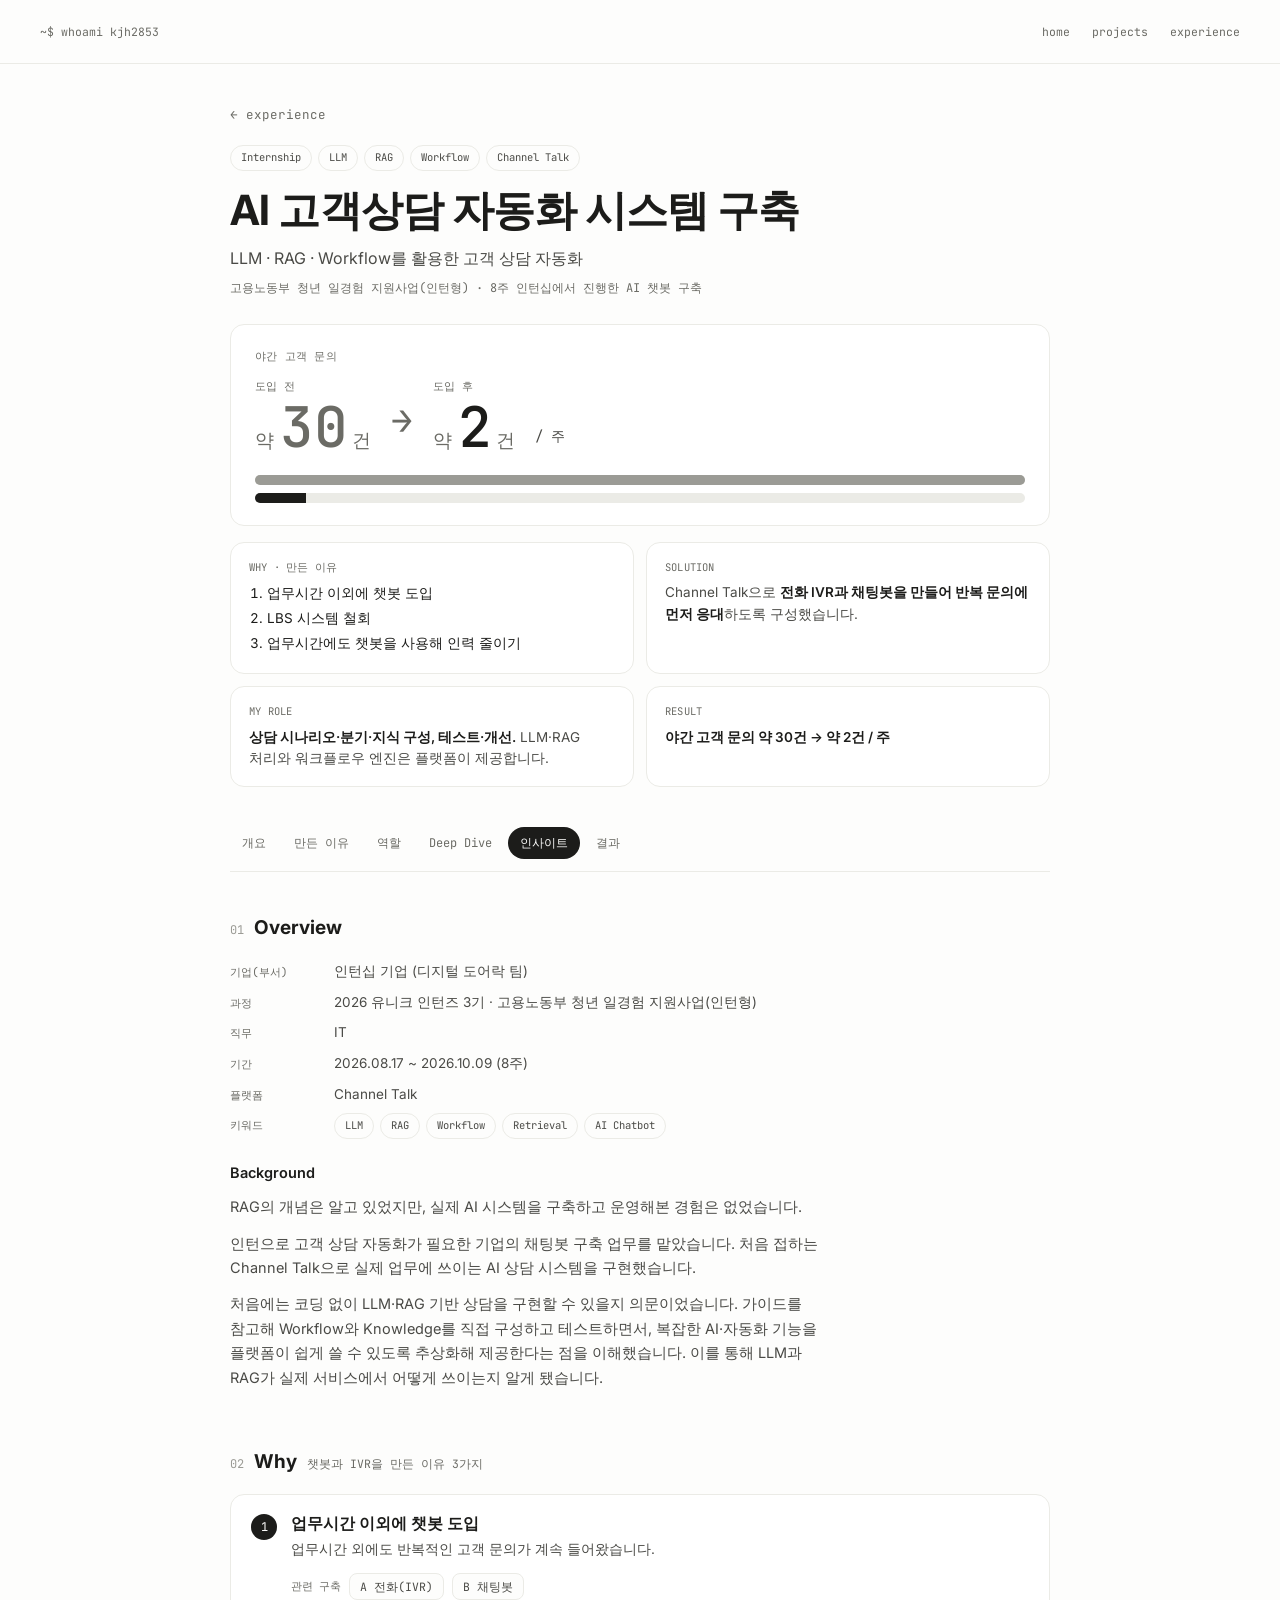
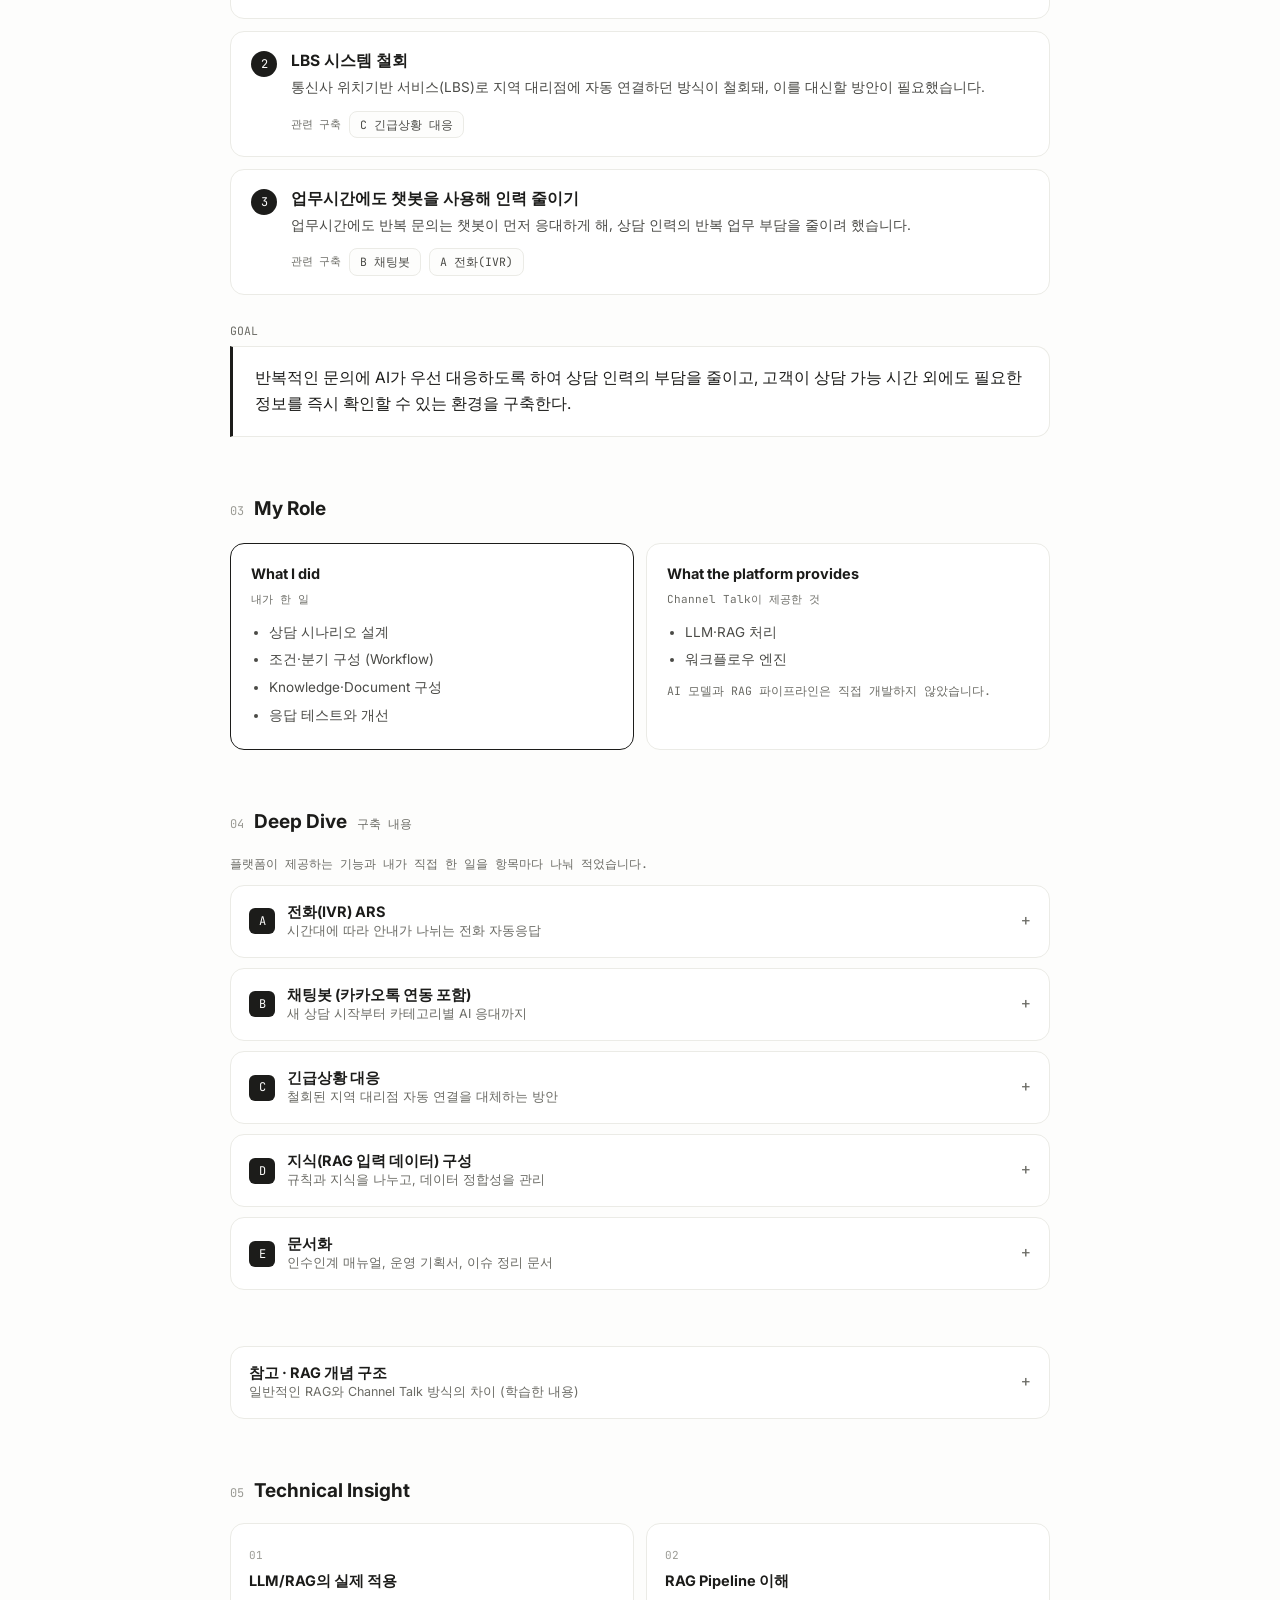
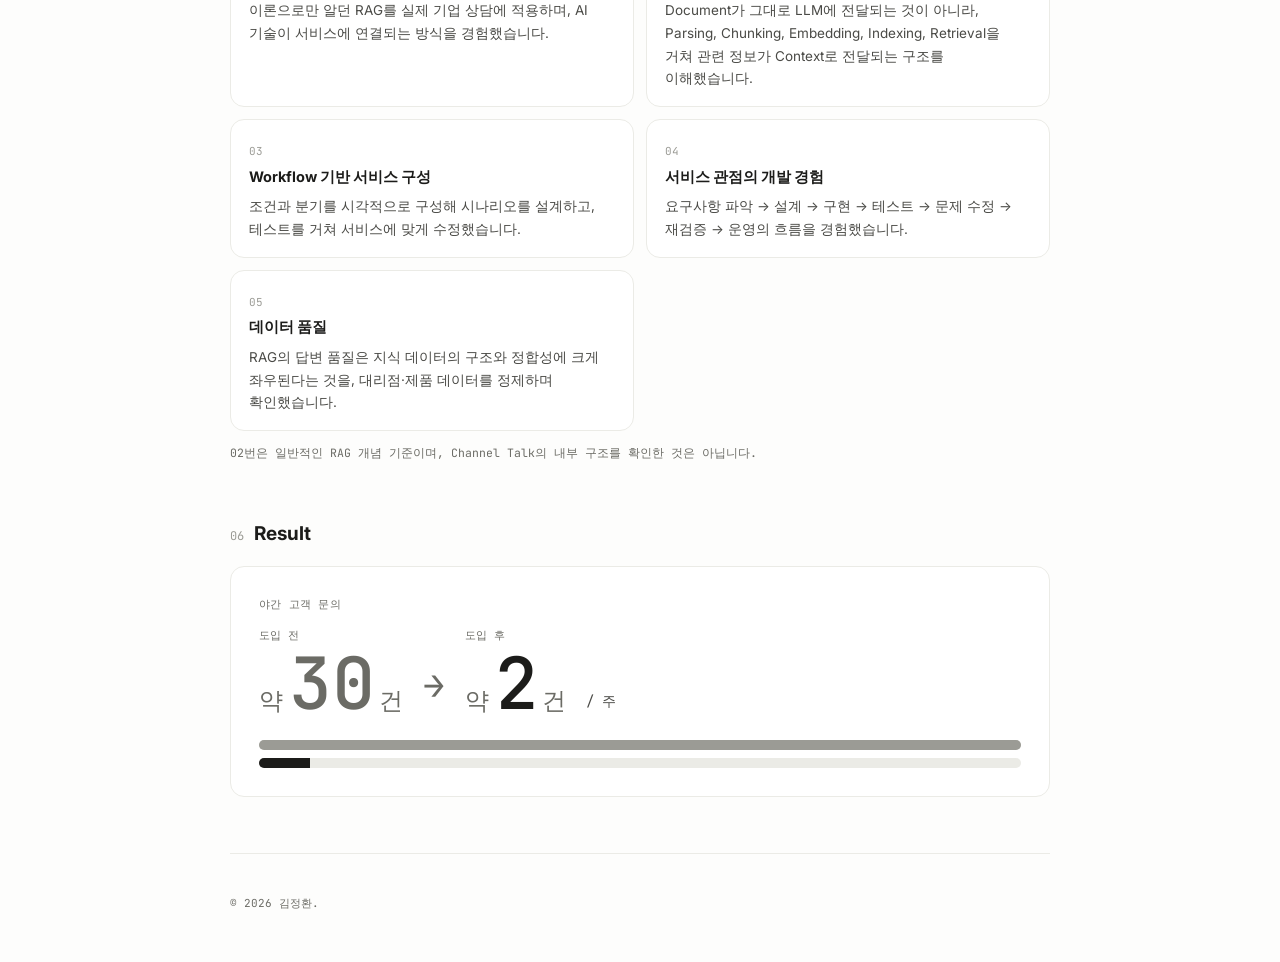
<file: html/project-chatbot.html>
<!DOCTYPE html>
<html lang="ko">
<head>
<meta charset="UTF-8" />
<meta name="viewport" content="width=device-width, initial-scale=1.0" />
<title>AI 고객상담 자동화 시스템 구축 — 김정환의 portfolio</title>
<meta name="description" content="Channel Talk으로 LLM·RAG·Workflow 기반 고객 상담 자동화를 구축한 인턴십(고용노동부 청년 일경험)" />
<link rel="preconnect" href="https://fonts.googleapis.com">
<link rel="preconnect" href="https://fonts.gstatic.com" crossorigin>
<link href="https://fonts.googleapis.com/css2?family=JetBrains+Mono:wght@400;500&family=Inter:wght@400;500;600;700&display=swap" rel="stylesheet">
<style>
  /* ---------- 디자인 토큰 (기존 페이지와 동일) ---------- */
  :root {
    --bg: #fdfdfc;
    --ink: #1c1c1a;
    --ink-soft: #4a4a46;
    --ink-dim: #9b9b95;   /* 장식용(번호, 플레이스홀더)에만 사용 */
    --ink-mute: #6b6b65;  /* 작은 정보 텍스트용: 색 대비 확보를 위해 추가한 토큰 */
    --line: #ebebe6;
    --card: #ffffff;
    --radius: 14px;
    --font-mono: "JetBrains Mono", ui-monospace, monospace;
    --font-body: "Inter", -apple-system, "Pretendard", sans-serif;
  }
  * { box-sizing: border-box; }
  html { scroll-behavior: smooth; }
  html, body { margin: 0; background: var(--bg); color: var(--ink); }
  body { font-family: var(--font-body); -webkit-font-smoothing: antialiased; line-height: 1.68; word-break: keep-all; overflow-wrap: break-word; }
  a { color: inherit; text-decoration: none; }
  a:focus-visible, button:focus-visible, summary:focus-visible { outline: 2px solid var(--ink); outline-offset: 3px; border-radius: 6px; }
  [hidden] { display: none !important; }
  .container { max-width: 900px; margin: 0 auto; padding: 0 40px; }
  .sr-only { position: absolute; width: 1px; height: 1px; overflow: hidden; clip: rect(0 0 0 0); white-space: nowrap; }

  .topline {
    display: flex; justify-content: space-between; align-items: center;
    padding: 22px 40px; font-family: var(--font-mono); font-size: 11.5px;
    color: var(--ink-mute); border-bottom: 1px solid var(--line);
  }
  .topline nav { display: flex; gap: 22px; }
  .topline nav a:hover { color: var(--ink); }

  /* ---------- Hero ---------- */
  .hero { padding: 40px 0 28px; }
  .back-row { margin-bottom: 20px; font-family: var(--font-mono); font-size: 12.5px; }
  .back { color: var(--ink-mute); }
  .back:hover { color: var(--ink); }
  .badge-row { display: flex; gap: 6px; flex-wrap: wrap; margin-bottom: 14px; }
  .badge {
    font-family: var(--font-mono); font-size: 10.5px; color: var(--ink-soft);
    background: var(--bg); border: 1px solid var(--line); border-radius: 20px; padding: 3px 10px;
  }
  h1 { font-size: clamp(1.8rem, 4.2vw, 2.6rem); font-weight: 700; margin: 0 0 8px; letter-spacing: -0.015em; line-height: 1.25; }
  .tagline { color: var(--ink-soft); font-size: 16px; margin: 0 0 6px; }
  .kind { font-family: var(--font-mono); font-size: 12px; color: var(--ink-mute); margin: 0 0 26px; }

  /* 야간 문의 수치 (Hero / Highlight / Result 공용) */
  .night-metric { background: var(--card); border: 1px solid var(--line); border-radius: var(--radius); padding: 22px 24px; }
  .nm-title { font-family: var(--font-mono); font-size: 11px; color: var(--ink-mute); margin: 0 0 12px; letter-spacing: .02em; }
  .nm-nums { display: flex; align-items: flex-end; gap: 14px 20px; flex-wrap: wrap; }
  .nm-col { display: flex; flex-direction: column; }
  .nm-label { font-family: var(--font-mono); font-size: 11px; color: var(--ink-mute); margin-bottom: 2px; }
  .nm-val { font-family: var(--font-mono); font-weight: 500; font-size: clamp(34px, 8vw, 56px); line-height: 1.05; color: var(--ink); }
  .nm-col.before .nm-val { color: var(--ink-mute); }
  .nm-approx { font-size: 0.34em; margin-right: 6px; color: var(--ink-mute); font-weight: 400; }
  .nm-unit { font-size: 0.34em; margin-left: 4px; color: var(--ink-mute); font-weight: 400; }
  .nm-arrow { font-family: var(--font-mono); font-size: clamp(24px, 5vw, 36px); color: var(--ink-mute); padding-bottom: 6px; }
  .nm-per { font-family: var(--font-mono); font-size: 14px; color: var(--ink-soft); padding-bottom: 8px; }
  .nm-bars { margin-top: 18px; display: grid; gap: 8px; }
  .nm-bar { height: 10px; border-radius: 6px; background: var(--line); overflow: hidden; }
  .nm-bar i { display: block; height: 100%; width: calc(var(--w) * 100%); background: var(--ink-dim); transform-origin: left; animation: grow .9s cubic-bezier(.22,1,.36,1) both; }
  .nm-bar.after i { background: var(--ink); }
  @keyframes grow { from { transform: scaleX(0); } to { transform: scaleX(1); } }
  .nm-foot { font-family: var(--font-mono); font-size: 11px; color: var(--ink-mute); margin: 12px 0 0; }
  .night-result { padding: 28px 28px; }
  .night-result .nm-val { font-size: clamp(40px, 10vw, 72px); }

  /* Hero 요약 4칸 */
  .sum-grid { display: grid; grid-template-columns: repeat(2, 1fr); gap: 12px; margin-top: 16px; }
  .sum { background: var(--card); border: 1px solid var(--line); border-radius: var(--radius); padding: 16px 18px; }
  .sum .k { font-family: var(--font-mono); font-size: 10.5px; color: var(--ink-mute); letter-spacing: .02em; display: block; margin-bottom: 6px; }
  .sum p { margin: 0; font-size: 13.5px; color: var(--ink-soft); line-height: 1.6; }
  .sum p b { color: var(--ink); font-weight: 600; }
  .sum-list { margin: 0; padding-left: 18px; font-size: 13.5px; color: var(--ink); line-height: 1.7; }
  .sum-list li { margin-bottom: 2px; }

  /* ---------- 목차 ---------- */
  .toc {
    display: flex; gap: 4px; flex-wrap: wrap;
    position: sticky; top: 0; background: rgba(253,253,252,0.94); backdrop-filter: blur(6px);
    padding: 12px 0; border-bottom: 1px solid var(--line); margin-bottom: 40px; z-index: 5;
  }
  .toc a { font-family: var(--font-mono); font-size: 12px; color: var(--ink-mute); padding: 6px 12px; border-radius: 20px; transition: background .15s, color .15s; white-space: nowrap; }
  .toc a:hover { background: var(--card); color: var(--ink); box-shadow: inset 0 0 0 1px var(--line); }
  .toc a.active { background: var(--ink); color: var(--bg); }

  /* ---------- 섹션 공통 ---------- */
  .section { margin-bottom: 56px; scroll-margin-top: 64px; }
  .section-head { display: flex; align-items: baseline; gap: 10px; margin-bottom: 16px; }
  .section-head .idx { font-family: var(--font-mono); font-size: 12px; color: var(--ink-dim); }
  .section-head h2 { font-size: 19px; font-weight: 700; margin: 0; }
  .section-head .sub { font-family: var(--font-mono); font-size: 11.5px; color: var(--ink-mute); }
  h3.mini { font-size: 14.5px; font-weight: 600; margin: 28px 0 10px; color: var(--ink); scroll-margin-top: 80px; }
  .section p:not([class]) { color: var(--ink-soft); font-size: 14.5px; margin: 0 0 12px; max-width: 68ch; }
  .section p b, .section li b { color: var(--ink); font-weight: 600; }
  .section ul { margin: 0 0 8px; padding-left: 20px; }
  .section li { color: var(--ink-soft); font-size: 14.5px; margin-bottom: 6px; }
  .note { font-family: var(--font-mono); font-size: 11.5px; color: var(--ink-mute); }
  

  .label-chip {
    display: inline-block; font-family: var(--font-mono); font-size: 10.5px; color: var(--ink-soft);
    border: 1px solid var(--ink-dim); border-radius: 4px; padding: 1px 7px; margin-bottom: 14px;
  }

  /* 카드 그리드 공용 */
  .card { background: var(--card); border: 1px solid var(--line); border-radius: var(--radius); padding: 16px 18px; }

  /* 개요 */
  .meta { display: grid; grid-template-columns: 90px 1fr; gap: 8px 14px; font-size: 13.5px; margin: 0 0 22px; }
  .meta dt { font-family: var(--font-mono); font-size: 11px; color: var(--ink-mute); padding-top: 3px; }
  .meta dd { margin: 0; color: var(--ink-soft); }
  .meta .kw { display: flex; gap: 6px; flex-wrap: wrap; }

  /* 목표 */
  .goal { margin: 0; padding: 18px 22px; background: var(--card); border: 1px solid var(--line); border-left: 3px solid var(--ink); border-radius: 0 var(--radius) var(--radius) 0; font-size: 15.5px; line-height: 1.7; color: var(--ink); }

  /* 추가 성과 */
  .xm-grid { display: grid; grid-template-columns: repeat(auto-fit, minmax(180px, 1fr)); gap: 12px; margin-top: 12px; }
  .xm { background: var(--card); border: 1px solid var(--line); border-radius: var(--radius); padding: 14px 16px; }
  .xm-label { display: block; font-family: var(--font-mono); font-size: 11px; color: var(--ink-mute); }
  .xm-val { display: block; font-family: var(--font-mono); font-size: 24px; margin-top: 4px; }
  .caution { font-family: var(--font-mono); font-size: 11.5px; color: var(--ink-mute); margin: 10px 0 0; }

  /* My Role */
  .compare2 { display: grid; grid-template-columns: repeat(2, 1fr); gap: 12px; margin-top: 18px; }
  .col-box { background: var(--card); border: 1px solid var(--line); border-radius: var(--radius); padding: 18px 20px; }
  .col-box.me { border-color: var(--ink); }
  .col-box h3 { margin: 0 0 4px; font-size: 14.5px; font-weight: 700; }
  .col-box .cap { font-family: var(--font-mono); font-size: 11px; color: var(--ink-mute); display: block; margin-bottom: 12px; }
  .col-box ul { margin: 0; padding-left: 18px; }
  .col-box li { font-size: 13.5px; margin-bottom: 5px; }

  .dd summary { list-style: none; cursor: pointer; }
  .dd summary::-webkit-details-marker { display: none; }
  .dd summary::after { content: "+"; font-family: var(--font-mono); color: var(--ink-mute); font-size: 16px; flex-shrink: 0; }
  .dd[open] summary::after { content: "−"; }



  /* RAG */
  .rag { background: var(--card); border: 1px solid var(--line); border-radius: var(--radius); padding: 20px; }
  .lane-label { font-family: var(--font-mono); font-size: 11px; color: var(--ink-mute); margin: 0 0 8px !important; }
  .lane { display: flex; flex-wrap: wrap; gap: 8px 6px; align-items: center; margin-bottom: 4px; }
  .rag-step { font-family: var(--font-mono); font-size: 12px; color: var(--ink-soft); background: var(--bg); border: 1px solid var(--line); border-radius: 10px; padding: 8px 12px; cursor: pointer; display: inline-flex; align-items: center; gap: 8px; transition: border-color .15s, background .15s, color .15s; }
  .rag-step .num { font-size: 10px; color: var(--ink-mute); }
  .rag-step:hover { border-color: var(--ink-dim); }
  .rag-step[aria-pressed="true"] { background: var(--ink); color: var(--bg); border-color: var(--ink); }
  .rag-step[aria-pressed="true"] .num { color: var(--bg); opacity: .7; }
  .lane .arr { font-family: var(--font-mono); color: var(--ink-dim); font-size: 12px; }
  .bridge { font-family: var(--font-mono); font-size: 11px; color: var(--ink-mute); margin: 10px 0 12px; padding-left: 10px; border-left: 1px solid var(--ink-dim); }
  .rag-panel { margin-top: 16px; border-top: 1px solid var(--line); padding-top: 14px; min-height: 76px; }
  .rag-panel strong { font-family: var(--font-mono); font-size: 12.5px; display: block; margin-bottom: 4px; }
  .rag-panel p { margin: 0 !important; font-size: 13.5px !important; }

  /* Traditional vs Channel Talk */
  .vs { display: grid; grid-template-columns: repeat(2, 1fr); gap: 12px; }
  .vs-col { background: var(--card); border: 1px solid var(--line); border-radius: var(--radius); padding: 18px 20px; }
  .vs-col h3 { margin: 0 0 2px; font-size: 14.5px; font-weight: 700; }
  .vs-col .who { font-family: var(--font-mono); font-size: 11px; color: var(--ink-mute); display: block; margin-bottom: 14px; }
  .chips { display: flex; flex-wrap: wrap; gap: 6px; }
  .chip { font-family: var(--font-mono); font-size: 11.5px; border: 1px solid var(--line); border-radius: 8px; padding: 4px 10px; background: var(--bg); color: var(--ink-soft); }
  .vs-flow { display: flex; flex-direction: column; gap: 8px; }
  .vs-flow .arrow { font-family: var(--font-mono); color: var(--ink-dim); text-align: center; font-size: 12px; }
  .vs-me { border: 1px solid var(--ink); border-radius: 10px; padding: 10px 12px; font-size: 13px; color: var(--ink); }
  .blackbox { border: 1.5px dashed var(--ink-mute); border-radius: 10px; padding: 16px 12px; text-align: center; background: repeating-linear-gradient(135deg, transparent 0 8px, rgba(0,0,0,0.025) 8px 16px); }
  .blackbox b { font-size: 13.5px; display: block; }
  .blackbox small { font-family: var(--font-mono); font-size: 10.5px; color: var(--ink-mute); display: block; margin-top: 4px; }
  .conclusion { margin-top: 16px; font-size: 15px !important; color: var(--ink) !important; font-weight: 500; }

  /* Deep Dive */
  .dd { background: var(--card); border: 1px solid var(--line); border-radius: var(--radius); margin-bottom: 10px; }
  .dd[open] { border-color: var(--ink-dim); }
  .dd summary { display: flex; align-items: center; gap: 12px; padding: 16px 18px; }
  .dd .letter { font-family: var(--font-mono); font-size: 12px; color: var(--bg); background: var(--ink); border-radius: 6px; width: 26px; height: 26px; display: flex; align-items: center; justify-content: center; flex-shrink: 0; }
  .dd .ttl { flex: 1; min-width: 0; }
  .dd .ttl b { display: block; font-size: 14.5px; line-height: 1.4; }
  .dd .ttl span { display: block; font-size: 12.5px; color: var(--ink-mute); line-height: 1.5; }
  .dd .dd-body { padding: 0 18px 18px 56px; }
  .status { font-family: var(--font-mono); font-size: 10.5px; color: var(--ink-soft); border: 1px solid var(--ink-dim); border-radius: 20px; padding: 2px 9px; white-space: nowrap; }
  .who-rows { border: 1px solid var(--line); border-radius: 10px; margin: 0 0 14px; overflow: hidden; }
  .who-rows div { display: grid; grid-template-columns: 82px 1fr; gap: 10px; padding: 8px 12px; font-size: 12.5px; }
  .who-rows div + div { border-top: 1px solid var(--line); }
  .who-rows dt { font-family: var(--font-mono); font-size: 10.5px; color: var(--ink-mute); padding-top: 2px; }
  .who-rows dd { margin: 0; color: var(--ink-soft); }
  .who-rows .me dd { color: var(--ink); }
  .dd-body h4 { font-size: 13px; margin: 16px 0 6px; font-weight: 600; }
  .dd-body ul { margin: 0 0 6px; padding-left: 18px; }
  .dd-body li { font-size: 13.5px !important; }
  .dd-body p { font-size: 13.5px !important; }


  /* Insight */
  .insights { display: grid; grid-template-columns: repeat(2, 1fr); gap: 12px; }
  .ins { background: var(--card); border: 1px solid var(--line); border-radius: var(--radius); padding: 16px 18px; }
  .ins .n { font-family: var(--font-mono); font-size: 11px; color: var(--ink-dim); }
  .ins h3 { margin: 2px 0 6px; font-size: 14.5px; font-weight: 700; }
  .ins p { margin: 0 !important; font-size: 13.5px !important; }


  /* Why: 만든 이유 3가지 */
  .why-grid { display: grid; gap: 12px; margin: 4px 0 26px; }
  .why-card { display: flex; gap: 14px; align-items: flex-start; background: var(--card); border: 1px solid var(--line); border-radius: var(--radius); padding: 18px 20px; }
  .why-card .n { font-family: var(--font-mono); font-size: 12px; color: var(--bg); background: var(--ink); border-radius: 50%; width: 26px; height: 26px; display: flex; align-items: center; justify-content: center; flex-shrink: 0; margin-top: 1px; }
  .why-card h3 { margin: 0 0 4px; font-size: 15.5px; font-weight: 700; line-height: 1.4; }
  .why-card .why-desc { margin: 0; font-size: 13.5px; color: var(--ink-soft); }
  .why-links { display: flex; gap: 8px; flex-wrap: wrap; align-items: center; margin-top: 12px; }
  .why-links .lbl { font-family: var(--font-mono); font-size: 10.5px; color: var(--ink-mute); }
  .why-links a { font-family: var(--font-mono); font-size: 11.5px; color: var(--ink-soft); background: var(--bg); border: 1px solid var(--line); border-radius: 8px; padding: 3px 10px; transition: border-color .15s, color .15s; }
  .why-links a:hover { border-color: var(--ink); color: var(--ink); }
  .goal-label { margin: 0 0 6px !important; }

  /* 참고(접이식) */
  .ref .dd-body { padding: 0 18px 18px; }
  .ref .conclusion { font-size: 15px !important; }
  .dd { scroll-margin-top: 80px; }

  /* 스크린샷 플레이스홀더 */
  .shot { margin: 14px 0 6px; }
  .shot-ph { aspect-ratio: 16 / 9; border: 1px dashed var(--ink-dim); border-radius: 10px; display: flex; flex-direction: column; align-items: center; justify-content: center; gap: 4px; text-align: center; padding: 10px; background: var(--bg); }
  .shot-ph b { font-family: var(--font-mono); font-size: 11.5px; color: var(--ink-mute); font-weight: 500; }
  .shot-ph span { font-family: var(--font-mono); font-size: 10.5px; color: var(--ink-mute); }
  .shot img { width: 100%; aspect-ratio: 16 / 9; object-fit: cover; border: 1px solid var(--line); border-radius: 10px; display: block; }
  .shot figcaption { font-family: var(--font-mono); font-size: 11px; color: var(--ink-mute); margin-top: 6px; }

  footer { padding: 40px 0 50px; font-family: var(--font-mono); font-size: 11px; color: var(--ink-mute); border-top: 1px solid var(--line); }

  /* ---------- 반응형 ---------- */
  @media (max-width: 700px) {
    .container, .topline { padding-left: 22px; padding-right: 22px; }
    .toc { overflow-x: auto; flex-wrap: nowrap; }
    .sum-grid, .compare2, .vs, .insights { grid-template-columns: 1fr; }
    .meta { grid-template-columns: 1fr; gap: 2px; }
    .meta dd { margin-bottom: 10px; }
    .night-metric, .night-result { padding: 18px; }
    .dd .dd-body { padding: 0 16px 16px 16px; }
    .dd summary { align-items: flex-start; flex-wrap: wrap; }
    .dd .ttl { flex-basis: calc(100% - 80px); }
    .why-card { padding: 16px; }
    .who-rows div { grid-template-columns: 1fr; gap: 2px; }
  }
  @media (prefers-reduced-motion: reduce) {
    html { scroll-behavior: auto; }
    .nm-bar i { animation: none; }
  }
</style>
</head>
<body>

<div class="topline">
  <span>~$ whoami kjh2853</span>
  <nav aria-label="사이트 메뉴">
    <a href="index.html">home</a>
    <a href="index.html#projects">projects</a>
    <a href="index.html#experience">experience</a>
  </nav>
</div>

<main class="container">

  <!-- ========== Hero ========== -->
  <header class="hero">
    <div class="back-row"><a class="back" href="index.html#experience">← experience</a></div>

    <div class="badge-row" aria-label="키워드">
      <span class="badge">Internship</span>
      <span class="badge">LLM</span>
      <span class="badge">RAG</span>
      <span class="badge">Workflow</span>
      <span class="badge">Channel Talk</span>
    </div>

    <h1>AI 고객상담 자동화 시스템 구축</h1>
    <p class="tagline">LLM · RAG · Workflow를 활용한 고객 상담 자동화</p>
    <p class="kind">고용노동부 청년 일경험 지원사업(인턴형) · <span data-bind="duration">8주</span> 인턴십에서 진행한 AI 챗봇 구축</p>

    <div class="js-night-metric" data-variant="hero"></div>
    <noscript><p class="note">이 페이지의 수치와 일부 인터랙션은 JavaScript가 필요합니다.</p></noscript>

    <div class="sum-grid">
      <div class="sum">
        <span class="k">WHY · 만든 이유</span>
        <ol class="sum-list">
          <li>업무시간 이외에 챗봇 도입</li>
          <li>LBS 시스템 철회</li>
          <li>업무시간에도 챗봇을 사용해 인력 줄이기</li>
        </ol>
      </div>
      <div class="sum">
        <span class="k">SOLUTION</span>
        <p>Channel Talk으로 <b>전화 IVR과 채팅봇을 만들어 반복 문의에 먼저 응대</b>하도록 구성했습니다.</p>
      </div>
      <div class="sum">
        <span class="k">MY ROLE</span>
        <p><b>상담 시나리오·분기·지식 구성, 테스트·개선.</b> LLM·RAG 처리와 워크플로우 엔진은 플랫폼이 제공합니다.</p>
      </div>
      <div class="sum" data-needs="night">
        <span class="k">RESULT</span>
        <p><b data-bind="night-summary"></b></p>
      </div>
    </div>
  </header>

  <!-- ========== 목차 ========== -->
  <nav class="toc" aria-label="페이지 목차">
    <a href="#overview">개요</a>
    <a href="#why">만든 이유</a>
    <a href="#role">역할</a>
    <a href="#deepdive">Deep Dive</a>
    <a href="#insight">인사이트</a>
    <a href="#result" data-needs="result">결과</a>
  </nav>

  <!-- ========== 01 Overview ========== -->
  <section class="section" id="overview" aria-labelledby="h-overview">
    <div class="section-head"><span class="idx">01</span><h2 id="h-overview">Overview</h2></div>

    <dl class="meta">
      <dt>기업(부서)</dt><dd><span data-bind="company">인턴십 기업</span> (<span data-bind="department">디지털 도어락 팀</span>)</dd>
      <dt>과정</dt><dd><span data-bind="program">2026 유니크 인턴즈 3기</span> · 고용노동부 청년 일경험 지원사업(인턴형)</dd>
      <dt>직무</dt><dd data-bind="job">IT</dd>
      <dt>기간</dt><dd><span data-bind="period">2026.08.17 ~ 2026.10.09</span> (<span data-bind="duration">8주</span>)</dd>
      <dt>플랫폼</dt><dd>Channel Talk</dd>
      <dt>키워드</dt>
      <dd class="kw">
        <span class="badge">LLM</span><span class="badge">RAG</span><span class="badge">Workflow</span><span class="badge">Retrieval</span><span class="badge">AI Chatbot</span>
      </dd>
    </dl>

    <h3 class="mini" style="margin-top:0">Background</h3>
    <p>RAG의 개념은 알고 있었지만, 실제 AI 시스템을 구축하고 운영해본 경험은 없었습니다.</p>
    <p>인턴으로 고객 상담 자동화가 필요한 기업의 채팅봇 구축 업무를 맡았습니다. 처음 접하는 Channel Talk으로 실제 업무에 쓰이는 AI 상담 시스템을 구현했습니다.</p>
    <p>처음에는 코딩 없이 LLM·RAG 기반 상담을 구현할 수 있을지 의문이었습니다. 가이드를 참고해 Workflow와 Knowledge를 직접 구성하고 테스트하면서, 복잡한 AI·자동화 기능을 플랫폼이 쉽게 쓸 수 있도록 추상화해 제공한다는 점을 이해했습니다. 이를 통해 LLM과 RAG가 실제 서비스에서 어떻게 쓰이는지 알게 됐습니다.</p>

  </section>

  <!-- ========== 02 Why: 만든 이유 3가지 ========== -->
  <section class="section" id="why" aria-labelledby="h-why">
    <div class="section-head"><span class="idx">02</span><h2 id="h-why">Why</h2><span class="sub">챗봇과 IVR을 만든 이유 3가지</span></div>

    <div class="why-grid">
      <article class="why-card">
        <span class="n">1</span>
        <div class="why-body">
          <h3>업무시간 이외에 챗봇 도입</h3>
          <p class="why-desc">업무시간 외에도 반복적인 고객 문의가 계속 들어왔습니다.</p>
          <div class="why-links"><span class="lbl">관련 구축</span><a href="#dd-a">A 전화(IVR)</a><a href="#dd-b">B 채팅봇</a></div>
        </div>
      </article>
      <article class="why-card">
        <span class="n">2</span>
        <div class="why-body">
          <h3>LBS 시스템 철회</h3>
          <p class="why-desc">통신사 위치기반 서비스(LBS)로 지역 대리점에 자동 연결하던 방식이 철회돼, 이를 대신할 방안이 필요했습니다.</p>
          <div class="why-links"><span class="lbl">관련 구축</span><a href="#dd-c">C 긴급상황 대응</a></div>
        </div>
      </article>
      <article class="why-card">
        <span class="n">3</span>
        <div class="why-body">
          <h3>업무시간에도 챗봇을 사용해 인력 줄이기</h3>
          <p class="why-desc">업무시간에도 반복 문의는 챗봇이 먼저 응대하게 해, 상담 인력의 반복 업무 부담을 줄이려 했습니다.</p>
          <div class="why-links"><span class="lbl">관련 구축</span><a href="#dd-b">B 채팅봇</a><a href="#dd-a">A 전화(IVR)</a></div>
        </div>
      </article>
    </div>

    <p class="note goal-label">GOAL</p>
    <blockquote class="goal">반복적인 문의에 AI가 우선 대응하도록 하여 상담 인력의 부담을 줄이고, 고객이 상담 가능 시간 외에도 필요한 정보를 즉시 확인할 수 있는 환경을 구축한다.</blockquote>
  </section>

  <!-- ========== 03 My Role ========== -->
  <section class="section" id="role" aria-labelledby="h-role">
    <div class="section-head"><span class="idx">03</span><h2 id="h-role">My Role</h2></div>

    <div class="compare2">
      <div class="col-box me">
        <h3>What I did</h3>
        <span class="cap">내가 한 일</span>
        <ul>
          <li>상담 시나리오 설계</li>
          <li>조건·분기 구성 (Workflow)</li>
          <li>Knowledge·Document 구성</li>
          <li>응답 테스트와 개선</li>
        </ul>
      </div>
      <div class="col-box">
        <h3>What the platform provides</h3>
        <span class="cap">Channel Talk이 제공한 것</span>
        <ul>
          <li>LLM·RAG 처리</li>
          <li>워크플로우 엔진</li>
        </ul>
        <p class="note" style="margin:10px 0 0">AI 모델과 RAG 파이프라인은 직접 개발하지 않았습니다.</p>
      </div>
    </div>
  </section>

  <!-- ========== 04 Deep Dive ========== -->
  <section class="section" id="deepdive" aria-labelledby="h-deepdive">
    <div class="section-head"><span class="idx">04</span><h2 id="h-deepdive">Deep Dive</h2><span class="sub">구축 내용</span></div>
    <p class="note">플랫폼이 제공하는 기능과 내가 직접 한 일을 항목마다 나눠 적었습니다.</p>

    <!-- 스크린샷 규칙: img/chatbot/NN-이름.webp, 비율 16:9(예: 1600x900), 마스킹 후 삽입.
         교체 방법: .shot-ph 블록을 <img src="../img/chatbot/01-chatbot-workflow.webp" alt="설명" loading="lazy"> 로 바꾸세요. -->

    <!-- A -->
    <details class="dd" id="dd-a">
      <summary>
        <span class="letter">A</span>
        <span class="ttl"><b>전화(IVR) ARS</b><span>시간대에 따라 안내가 나뉘는 전화 자동응답</span></span>
        <span class="status" data-status="ivr" hidden></span>
      </summary>
      <div class="dd-body">
        <dl class="who-rows">
          <div><dt>플랫폼 기능</dt><dd>전화 트리거, 브랜치</dd></div>
          <div class="me"><dt>내가 한 일</dt><dd>시간대 3구간 분기 설계, 메뉴·안내 멘트 설계</dd></div>
        </dl>
        <ul>
          <li>트리거는 <b>고객이 전화를 걸었을 때</b>입니다.</li>
          <li>시간대를 <b>비운영시간 / 점심시간 / 운영시간</b> 3구간으로 나눴습니다.</li>
          <li>브랜치를 2단계로 중첩했습니다. 좁은 조건(점심시간)을 먼저, 넓은 조건(운영시간)을 나중에 검사합니다. 순서를 바꾸면 점심시간이 운영시간에 포함돼 걸러지지 않습니다.</li>
          <li>메뉴는 A/S 접수, 비용·기간, 설정·설치, 구입, 챗봇 링크, 상담사 연결, 다시듣기로 구성했습니다. 상담사 연결 시 안내·부재중 처리 멘트도 설계했습니다.</li>
        </ul>
        <h4>메뉴 개편안 <span class="status" data-status="ivrMenuProposal" hidden></span></h4>
        <p>검토 중인 제안입니다. 선택지가 많아 급한 고객이 불편하고 챗봇 도입 취지가 퇴색되므로, 챗봇 링크를 앞으로 올리고 상담 연결 메뉴를 통합하는 안입니다.</p>
      </div>
    </details>

    <!-- B -->
    <details class="dd" id="dd-b">
      <summary>
        <span class="letter">B</span>
        <span class="ttl"><b>채팅봇 (카카오톡 연동 포함)</b><span>새 상담 시작부터 카테고리별 AI 응대까지</span></span>
        <span class="status" data-status="chatbot" hidden></span>
      </summary>
      <div class="dd-body">
        <dl class="who-rows">
          <div><dt>플랫폼 기능</dt><dd>새 상담 트리거, 메시지 보내기·브랜치 단계, AI 응대, 카카오톡 상담톡 연동</dd></div>
          <div class="me"><dt>내가 한 일</dt><dd>단계 구성, 카테고리별 답변 가이드 작성, 연동·시작 흐름 구성</dd></div>
        </dl>
        <ul>
          <li>트리거는 <b>새 상담을 시작할 때 챗봇</b>입니다. 첫 단계는 메시지 보내기여야 하고 브랜치를 바로 넣을 수 없어서, 다음 단계에서 운영시간 브랜치를 걸었습니다.</li>
          <li>카테고리(A/S 접수, 비용, 설정, 설치, 구입)별로 AI 응대와 답변 가이드(500자 제한)를 작성했습니다.</li>
          <li>카카오톡 상담톡 연동, 커스텀 메뉴, 링크로 메시지 입력 없이 인사말부터 시작되게 구성했습니다.</li>
        </ul>
        <figure class="shot">
          <div class="shot-ph" role="img" aria-label="챗봇 Workflow 구성 화면 (마스킹 이미지 준비 중)">
            <b>스크린샷 자리 · 16:9</b><span>img/chatbot/01-chatbot-workflow.webp</span>
          </div>
          <figcaption>챗봇 Workflow (운영시간 브랜치)</figcaption>
        </figure>
        <figure class="shot">
          <div class="shot-ph" role="img" aria-label="카카오톡 연동 인사말 시작 화면 (마스킹 이미지 준비 중)">
            <b>스크린샷 자리 · 16:9</b><span>img/chatbot/02-kakao-greeting.webp</span>
          </div>
          <figcaption>카카오톡 연동 · 인사말부터 시작</figcaption>
        </figure>
      </div>
    </details>

    <!-- C -->
    <details class="dd" id="dd-c">
      <summary>
        <span class="letter">C</span>
        <span class="ttl"><b>긴급상황 대응</b><span>철회된 지역 대리점 자동 연결을 대체하는 방안</span></span>
        <span class="status" data-status="emergency" hidden></span>
      </summary>
      <div class="dd-body">
        <dl class="who-rows">
          <div><dt>플랫폼 기능</dt><dd>별도 채널, 전용 워크플로우, ALF 응대 액션</dd></div>
          <div class="me"><dt>내가 한 일</dt><dd>대안 비교, 분리 구조 진행, 지역 안내·되묻기 규칙 작성</dd></div>
        </dl>
        <ul>
          <li><b>배경</b> — 통신사 위치기반 서비스(LBS)로 지역 대리점에 자동 연결하던 방식이 철회됐습니다.</li>
          <li><b>대안 비교</b> — 아래 다섯 가지를 비용·구현 난이도·고객 경험 기준으로 비교했습니다.</li>
        </ul>
        <div class="chips" style="margin:0 0 12px">
          <span class="chip">GPS 웹페이지</span><span class="chip">통신사 재계약</span><span class="chip">지역번호 분기</span><span class="chip">IVR 키패드 트리</span><span class="chip">당직자 직통 연결</span>
        </div>
        <ul>
          <li><b>진행</b> — 별도 채널과 전용 워크플로우로 분리하는 안으로 진행했습니다. 지역을 말하면 AI가 대리점·유통점을 안내합니다. 동명 지역(광주, 서구 등)은 시·도를 되묻는 규칙을 넣었습니다.</li>
        </ul>
        <h4>막혔던 점</h4>
        <ul>
          <li>ALF 응대 액션 뒤에는 다른 액션을 붙일 수 없는 제약</li>
          <li>카카오 안에서 특정 워크플로우로 직접 연결하는 링크를 만들 수 없는 제약</li>
        </ul>
        <figure class="shot">
          <div class="shot-ph" role="img" aria-label="긴급상황 전용 워크플로우 화면 (마스킹 이미지 준비 중)">
            <b>스크린샷 자리 · 16:9</b><span>img/chatbot/03-emergency-workflow.webp</span>
          </div>
          <figcaption>긴급상황 전용 Workflow (대리점 정보 마스킹)</figcaption>
        </figure>
      </div>
    </details>

    <!-- D -->
    <details class="dd" id="dd-d">
      <summary>
        <span class="letter">D</span>
        <span class="ttl"><b>지식(RAG 입력 데이터) 구성</b><span>규칙과 지식을 나누고, 데이터 정합성을 관리</span></span>
        <span class="status" data-status="knowledge" hidden></span>
      </summary>
      <div class="dd-body">
        <dl class="who-rows">
          <div><dt>플랫폼 기능</dt><dd>지식 참조 기능, RAG 처리</dd></div>
          <div class="me"><dt>내가 한 일</dt><dd>규칙·지식 역할 설계, 문서 재작성·변환, 데이터 비교·병합·검증</dd></div>
        </dl>
        <ul>
          <li><b>규칙과 지식을 분리</b> — 규칙(행동 지시문)과 지식(근거 데이터)의 역할을 나눠 설계했습니다.</li>
          <li><b>지식이 참조되려면 세 가지가 맞아야 했습니다</b> — 아티클 공개 상태 / 스페이스의 ALF 사용 ON / 지식 목록에서 '참조'. 직접 겪으며 확인했습니다.</li>
          <li><b>문서 구조가 답변에 영향</b>을 줘서, 표 대신 읽기 쉬운 텍스트 블록으로 재작성했습니다.</li>
          <li><b>원본 변환</b> — PDF·엑셀 원본(제품 설정<span data-count="setupModels" data-pre=" " data-post="개 모델"></span>, 제품 설치<span data-count="installModels" data-pre=" " data-post="개 모델"></span>)을 읽을 수 있는 텍스트로 변환했습니다.</li>
          <li><b>대리점 데이터 3단계 비교·병합</b> — 원본 → 부분 목록 → 회사 최종본을 비교하고 병합했습니다. 부분 목록 기준 삭제분 중 일부<span data-count="restoredShops" data-pre=" (" data-post="곳)"></span>가 최종본에 살아 있어 복원했고, 다중 번호 항목이 통째로 삭제될 뻔한 오류를 검증 과정에서 잡았습니다.</li>
        </ul>
        <p><b>교훈</b> — 지식베이스는 한 번 만들고 끝나는 게 아니라 정합성 관리가 필요합니다.</p>
        <figure class="shot">
          <div class="shot-ph" role="img" aria-label="지식 목록과 참조 설정 화면 (마스킹 이미지 준비 중)">
            <b>스크린샷 자리 · 16:9</b><span>img/chatbot/04-knowledge-list.webp</span>
          </div>
          <figcaption>지식 목록과 참조 설정</figcaption>
        </figure>
      </div>
    </details>

    <!-- E -->
    <details class="dd" id="dd-e">
      <summary>
        <span class="letter">E</span>
        <span class="ttl"><b>문서화</b><span>인수인계 매뉴얼, 운영 기획서, 이슈 정리 문서</span></span>
        <span class="status" data-status="docs" hidden></span>
      </summary>
      <div class="dd-body">
        <dl class="who-rows">
          <div class="me"><dt>내가 한 일</dt><dd>문서 작성, 이슈 분류 관리</dd></div>
        </dl>
        <ul>
          <li>인수인계 매뉴얼, 운영 기획서, 이슈 정리 문서를 작성했습니다.</li>
          <li>이슈를 <b>해결 / 진행중 / 미해결</b>로 분류해 관리했습니다.</li>
        </ul>
        <figure class="shot">
          <div class="shot-ph" role="img" aria-label="이슈 정리 문서 화면 (마스킹 이미지 준비 중)">
            <b>스크린샷 자리 · 16:9</b><span>img/chatbot/05-issue-doc.webp</span>
          </div>
          <figcaption>이슈 정리 문서 (해결 / 진행중 / 미해결)</figcaption>
        </figure>
      </div>
    </details>
  </section>

  <!-- ========== 참고: RAG 개념 (접이식) ========== -->
  <section class="section" id="rag-ref" aria-labelledby="h-ragref">
    <details class="dd ref">
      <summary>
        <span class="ttl"><b id="h-ragref">참고 · RAG 개념 구조</b><span>일반적인 RAG와 Channel Talk 방식의 차이 (학습한 내용)</span></span>
      </summary>
      <div class="dd-body">
        <span class="label-chip">일반적인 RAG 개념 구조 · 학습한 내용이며 Channel Talk의 내부 구조가 아닙니다</span>

    <div class="rag">
      <p class="lane-label">문서 준비 단계</p>
      <div class="lane" role="group" aria-label="문서 준비 단계">
        <button type="button" class="rag-step" aria-pressed="false" data-title="Document" data-desc="원본 자료입니다. 제품 설명서나 안내 문서처럼 답변의 근거가 될 문서를 말합니다."><span class="num">1</span>Document</button><span class="arr" aria-hidden="true">→</span>
        <button type="button" class="rag-step" aria-pressed="false" data-title="Parsing" data-desc="문서에서 글자와 구조를 읽어 텍스트로 꺼내는 단계입니다."><span class="num">2</span>Parsing</button><span class="arr" aria-hidden="true">→</span>
        <button type="button" class="rag-step" aria-pressed="false" data-title="Chunking" data-desc="긴 텍스트를 검색하기 좋은 작은 조각으로 나누는 단계입니다."><span class="num">3</span>Chunking</button><span class="arr" aria-hidden="true">→</span>
        <button type="button" class="rag-step" aria-pressed="false" data-title="Embedding" data-desc="각 조각의 의미를 숫자 형태로 바꿔, 의미가 비슷한 조각을 찾을 수 있게 하는 단계입니다."><span class="num">4</span>Embedding</button><span class="arr" aria-hidden="true">→</span>
        <button type="button" class="rag-step" aria-pressed="false" data-title="Indexing" data-desc="변환한 조각을 나중에 빠르게 검색할 수 있도록 저장하고 정리하는 단계입니다."><span class="num">5</span>Indexing</button>
      </div>

      <p class="bridge">Indexing으로 정리된 조각을 Retrieval 단계에서 검색합니다.</p>

      <p class="lane-label">질문 응답 단계</p>
      <div class="lane" role="group" aria-label="질문 응답 단계">
        <button type="button" class="rag-step" aria-pressed="false" data-title="User Query" data-desc="사용자의 질문입니다. Retrieval 단계로 들어가 관련 조각을 찾는 기준이 됩니다."><span class="num">Q</span>User Query</button><span class="arr" aria-hidden="true">→</span>
        <button type="button" class="rag-step" aria-pressed="false" data-title="Retrieval" data-desc="질문과 의미가 가까운 조각을 찾아오는 단계입니다."><span class="num">6</span>Retrieval</button><span class="arr" aria-hidden="true">→</span>
        <button type="button" class="rag-step" aria-pressed="false" data-title="Context + LLM" data-desc="찾아온 조각(Context)을 질문과 함께 LLM에 전달하는 단계입니다."><span class="num">7</span>Context + LLM</button><span class="arr" aria-hidden="true">→</span>
        <button type="button" class="rag-step" aria-pressed="false" data-title="Answer" data-desc="LLM이 전달받은 내용을 근거로 답변을 만드는 단계입니다."><span class="num">8</span>Answer</button>
      </div>

      <div class="rag-panel" id="rag-panel" role="status" aria-live="polite">
        <strong id="rag-panel-title"></strong>
        <p id="rag-panel-desc"></p>
      </div>
    </div>
        <h3 class="mini">Traditional RAG vs Channel Talk</h3>
        <div class="vs">
      <div class="vs-col">
        <h3>Traditional RAG</h3>
        <span class="who">Developer가 직접 구축</span>
        <div class="chips">
          <span class="chip">Parsing</span><span class="chip">Chunking</span><span class="chip">Embedding</span>
          <span class="chip">Vector DB</span><span class="chip">Retrieval</span><span class="chip">LLM</span>
        </div>
      </div>
      <div class="vs-col">
        <h3>Channel Talk</h3>
        <span class="who">User가 Document·Knowledge를 구성</span>
        <div class="vs-flow">
          <div class="vs-me">Document / Knowledge 구성 <small class="note">(내가 한 일)</small></div>
          <div class="arrow" aria-hidden="true">↓</div>
          <div class="blackbox"><b>플랫폼이 RAG 처리</b><small>내부 구현은 확인하지 않음</small></div>
          <div class="arrow" aria-hidden="true">↓</div>
          <div class="vs-me">답변</div>
        </div>
      </div>
    </div>
    <p class="conclusion">복잡한 RAG 인프라를 직접 구축하기보다, 상담에 필요한 Document와 Knowledge를 구성하는 데 집중할 수 있었습니다.</p>
      </div>
    </details>
  </section>

  <!-- ========== 05 Technical Insight ========== -->
  <section class="section" id="insight" aria-labelledby="h-insight">
    <div class="section-head"><span class="idx">05</span><h2 id="h-insight">Technical Insight</h2></div>
    <div class="insights">
      <div class="ins"><span class="n">01</span><h3>LLM/RAG의 실제 적용</h3><p>이론으로만 알던 RAG를 실제 기업 상담에 적용하며, AI 기술이 서비스에 연결되는 방식을 경험했습니다.</p></div>
      <div class="ins"><span class="n">02</span><h3>RAG Pipeline 이해</h3><p>Document가 그대로 LLM에 전달되는 것이 아니라, Parsing, Chunking, Embedding, Indexing, Retrieval을 거쳐 관련 정보가 Context로 전달되는 구조를 이해했습니다.</p></div>
      <div class="ins"><span class="n">03</span><h3>Workflow 기반 서비스 구성</h3><p>조건과 분기를 시각적으로 구성해 시나리오를 설계하고, 테스트를 거쳐 서비스에 맞게 수정했습니다.</p></div>
      <div class="ins"><span class="n">04</span><h3>서비스 관점의 개발 경험</h3><p>요구사항 파악 → 설계 → 구현 → 테스트 → 문제 수정 → 재검증 → 운영의 흐름을 경험했습니다.</p></div>
      <div class="ins"><span class="n">05</span><h3>데이터 품질</h3><p>RAG의 답변 품질은 지식 데이터의 구조와 정합성에 크게 좌우된다는 것을, 대리점·제품 데이터를 정제하며 확인했습니다.</p></div>
    </div>
    <p class="note" style="margin-top:12px">02번은 일반적인 RAG 개념 기준이며, Channel Talk의 내부 구조를 확인한 것은 아닙니다.</p>
  </section>

  <!-- ========== 06 Result ========== -->
  <section class="section" id="result" aria-labelledby="h-result" data-needs="result">
    <div class="section-head"><span class="idx">06</span><h2 id="h-result">Result</h2></div>
    <div class="js-night-metric" data-variant="result"></div>
    <div class="xm-grid" id="extra-metrics"></div>
    <p class="caution" id="resolution-caution" hidden>상담원 연결을 제한한 구조라 해결률이 높게 나올 수 있어 다른 지표와 함께 해석합니다.</p>
  </section>

  <footer>&copy; 2026 김정환.</footer>
</main>

<script src="../src/data/chatbot-data.js"></script>
<script src="../src/bind-config.js"></script>
<script src="../src/project-chatbot.js"></script>
</body>
</html>
</file>
